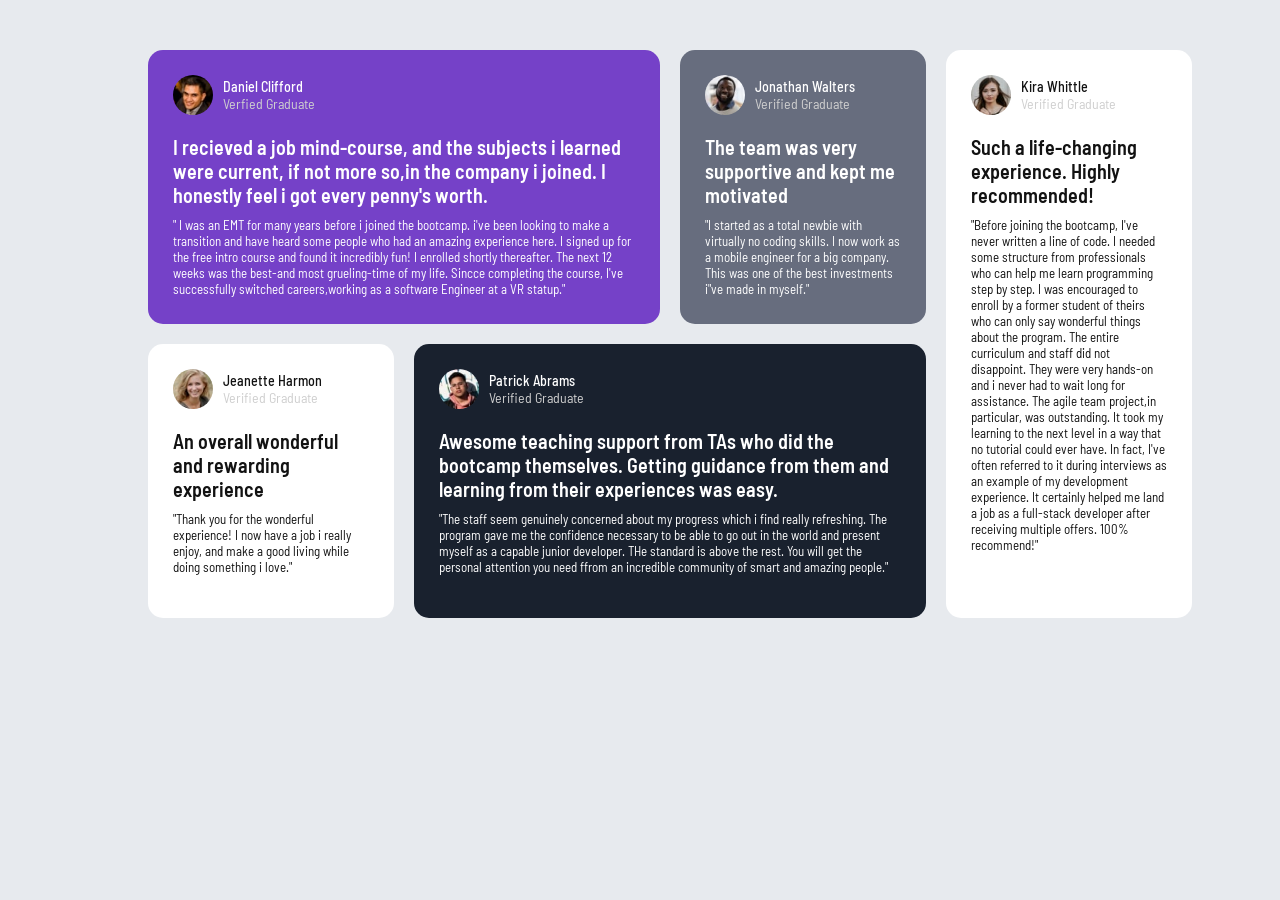
<file: index.html>
<!DOCTYPE html>
<html >
  <head lang="en">
    <meta charset="UTF-8">
  <meta name="viewport" content="width=device-width, initial-scale=1.0"> <!-- displays site properly based on user's device -->
  <title>Testimorials</title>
  <link rel="stylesheet" href="testimorial-style.css"> <!-- link to the CSS file -->
  <link rel="preconnect" href="https://fonts.googleapis.com">
<link rel="preconnect" href="https://fonts.gstatic.com" crossorigin>
<link href="https://fonts.googleapis.com/css2?family=Barlow+Semi+Condensed:ital,wght@0,100;0,200;0,300;0,400;0,500;0,600;0,700;0,800;0,900;1,100;1,200;1,300;1,400;1,500;1,600;1,700;1,800;1,900&family=Inter:ital,opsz,wght@0,14..32,100..900;1,14..32,100..900&family=Karla:ital,wght@0,200..800;1,200..800&family=Lexend+Deca:wght@100..900&family=Young+Serif&display=swap" rel="stylesheet">
</head>
<body>
  <div class="main-container">
    <div class="testimonial purple">
      <div class="profile-container">
        <div class="profile-photo">
          <img src="images/image-daniel.jpg">
        </div>
        <div class="profile-name">
          <h1>Daniel Clifford</h1>
          <p>Verfied Graduate</p>
        </div>
      </div>
      <div class="testimonial-detail">
        <h1>I recieved a job mind-course, and the subjects i learned were current, if not more so,in the company i joined. I honestly feel i got every penny's worth. </h1>
        <p>" I was an EMT for many years before i joined the bootcamp. i've been looking to make a transition and have heard some people who had an amazing experience here. I signed up for the free intro course and found it incredibly fun! I enrolled shortly thereafter. The next 12 weeks was the best-and most grueling-time of my life. Sincce completing the course, I've successfully switched careers,working as a software Engineer at a VR statup."</p>
      </div>
    </div>

    <div class="testimonial gray">
      <div class="profile-container">
        <div class="profile-photo">
          <img src="images/image-jonathan.jpg">
        </div>
        <div class="profile-name">
          <h1>Jonathan Walters</h1>
          <p>Verified Graduate</p>
        </div>
      </div>
      <div class="testimonial-detail">
        <h1>The team was very supportive and kept me motivated</h1>
        <p>"I started as a total newbie with virtually no coding skills. I now work as a mobile engineer for a big company. This was one of the best investments i"ve made in myself."</p>
      </div>
    </div>

    <div class="testimonial white">
      <div class="profile-container">
        <div class="profile-photo">
          <img src="images/image-jeanette.jpg">
        </div>
        <div class="profile-name">
          <h1>Jeanette Harmon</h1>
          <p>Verified Graduate</p>
        </div>
      </div>
      <div class="testimonial-detail">
        <h1>An overall wonderful and rewarding experience</h1>
        <p>"Thank you for the wonderful experience! I now have a job i really enjoy, and make a good living while doing something i love."</p>
      </div>
    </div>

    <div class="testimonial dark-blue">
      <div class="profile-container">
        <div class="profile-photo">
          <img src="images/image-patrick.jpg">
        </div>
        <div class="profile-name">
          <h1>Patrick Abrams</h1>
          <p>Verified Graduate</p>
        </div>
      </div>
      <div class="testimonial-detail">
        <h1>Awesome teaching support from TAs who did the bootcamp themselves. Getting guidance from them and learning from their experiences was easy.</h1>
        <p>"The staff seem genuinely concerned about my progress which i find really refreshing. The program gave me the confidence necessary to be able to go out in the world and present myself as a capable junior developer. THe standard is above the rest. You will get the personal attention you need ffrom an incredible community of smart and amazing people."</p>
      </div>
    </div>

    <div class="testimonial soft-white">
      <div class="profile-container">
        <div class="profile-photo">
          <img src="images/image-kira.jpg">
        </div>
        <div class="profile-name">
          <h1>Kira Whittle</h1>
          <p>Verified Graduate</p>
        </div>
      </div>
      <div class="testimonial-detail">
        <h1>Such a life-changing experience. Highly recommended!</h1>
        <p>"Before joining the bootcamp, I've never written a line of code. I needed some structure from professionals who can help me learn programming step by step. I was encouraged to enroll by a former student of theirs who can only say wonderful things about the program. The entire curriculum and staff did not disappoint. They were very hands-on and i never had to wait long for assistance. The agile team project,in particular,  was outstanding. It took my learning to the next level in a way that no tutorial could ever have. In fact, I've often referred to it during interviews as an example of my development experience. It certainly helped me land a job as a full-stack developer after receiving multiple offers. 100% recommend!"</p>
      </div>
    </div>
  </div>
</body>
</html>
</file>
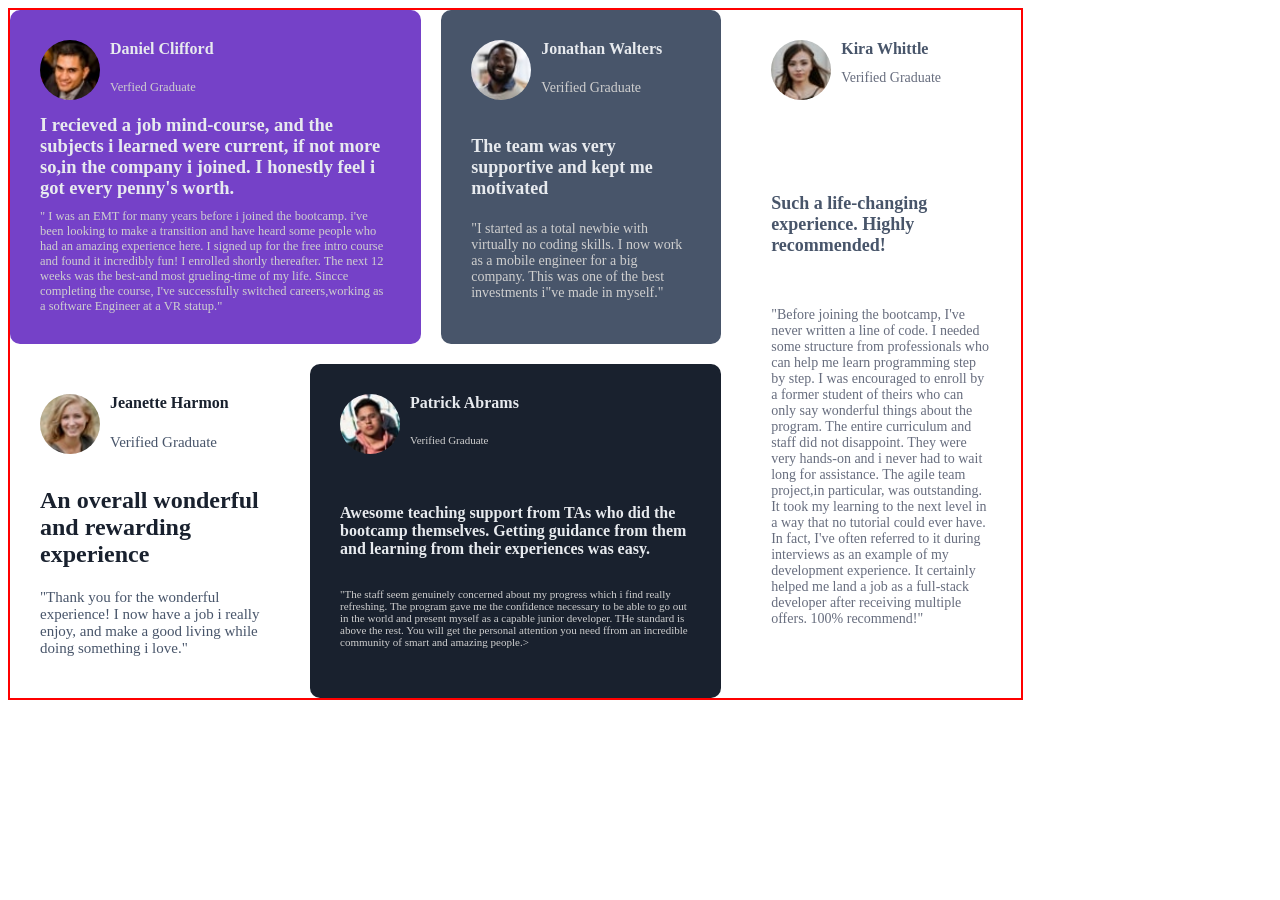
<file: test.html>
<!DOCTYPE html>
<html lang="en">
<head>
  <meta charset="UTF-8">
  <meta name="viewport" content="width=device-width, initial-scale=1.0"> <!-- displays site properly based on user's device -->
  <title>Testimorials</title>
  <link rel="stylesheet" href="test-style.css"> <!-- link to the CSS file -->
  <link rel="preconnect" href="https://fonts.googleapis.com">
<link rel="preconnect" href="https://fonts.gstatic.com" crossorigin>
<link href="https://fonts.googleapis.com/css2?family=Barlow+Semi+Condensed:ital,wght@0,100;0,200;0,300;0,400;0,500;0,600;0,700;0,800;0,900;1,100;1,200;1,300;1,400;1,500;1,600;1,700;1,800;1,900&family=Inter:ital,opsz,wght@0,14..32,100..900;1,14..32,100..900&family=Karla:ital,wght@0,200..800;1,200..800&family=Lexend+Deca:wght@100..900&family=Young+Serif&display=swap" rel="stylesheet">
</head>
<body>
  <div class="main-container">
    <div class="daniel">
      <div class="daniel-photo-detail">
        <div class="daniel-photo">
          <img src="images/image-daniel.jpg">
        </div>
        <div class="daniel-name">
          <h1>Daniel Clifford</h1>
          <p>Verfied Graduate</p>
        </div>
      </div>
      <div class="daniel-detail">
        <h1>I recieved a job mind-course, and the subjects i learned were current, if not more so,in the company i joined. I honestly feel i got every penny's worth. </h1>
        <p>" I was an EMT for many years before i joined the bootcamp. i've been looking to make a transition and have heard some people who had an amazing experience here. I signed up for the free intro course and found it incredibly fun! I enrolled shortly thereafter. The next 12 weeks was the best-and most grueling-time of my life. Sincce completing the course, I've successfully switched careers,working as a software Engineer at a VR statup."</p>
      </div>
    </div>

    <div class="jonathan">
      <div class="jonathan-photo-detail">
        <div class="jonathan-photo">
          <img src="images/image-jonathan.jpg">
        </div>
        <div class="jonathan-name">
          <h1>Jonathan Walters</h1>
          <p>Verified Graduate</p>
        </div>
      </div>
      <div class="jonathan-detail">
        <h1>The team was very supportive and kept me motivated</h1>
        <p>"I started as a total newbie with virtually no coding skills. I now work as a mobile engineer for a big company. This was one of the best investments i"ve made in myself."</p>
      </div>
    </div>

    <div class="jeanette">
      <div class="jeanette-photo-detail">
        <div class="jeanette-photo">
          <img src="images/image-jeanette.jpg">
        </div>
        <div class="jeanette-name">
          <h1>Jeanette Harmon</h1>
          <p>Verified Graduate</p>
        </div>
      </div>
      <div class="jeanette-detail">
        <h1>An overall wonderful and rewarding experience</h1>
        <p>"Thank you for the wonderful experience! I now have a job i really enjoy, and make a good living while doing something i love."</p>
      </div>
    </div>

    <div class="patrick">
      <div class="patrick-photo-detail">
        <div class="patrick-photo">
          <img src="images/image-patrick.jpg">
        </div>
        <div class="patrick-name">
          <h1>Patrick Abrams</h1>
          <p>Verified Graduate</p>
        </div>
      </div>
      <div class="patrick-detail">
        <h1>Awesome teaching support from TAs who did the bootcamp themselves. Getting guidance from them and learning from their experiences was easy.</h1>
        <p>"The staff seem genuinely concerned about my progress which i find really refreshing. The program gave me the confidence necessary to be able to go out in the world and present myself as a capable junior developer. THe standard is above the rest. You will get the personal attention you need ffrom an incredible community of smart and amazing people.></p>
      </div>
    </div>

    <div class="kira">
      <div class="kira-photo-detail">
        <div class="kira-photo">
          <img src="images/image-kira.jpg">
        </div>
        <div class="kira-name">
          <h1>Kira Whittle</h1>
          <p>Verified Graduate</p>
        </div>
      </div>
      <div class="kira-detail">
        <h1>Such a life-changing experience. Highly recommended!</h1>
        <p>"Before joining the bootcamp, I've never written a line of code. I needed some structure from professionals who can help me learn programming step by step. I was encouraged to enroll by a former student of theirs who can only say wonderful things about the program. The entire curriculum and staff did not disappoint. They were very hands-on and i never had to wait long for assistance. The agile team project,in particular,  was outstanding. It took my learning to the next level in a way that no tutorial could ever have. In fact, I've often referred to it during interviews as an example of my development experience. It certainly helped me land a job as a full-stack developer after receiving multiple offers. 100% recommend!"</p>
      </div>
    </div>
  </div>
</body>
</html>
</file>
<file: testimorial-style.css>
:root {
    --purple-50: hsl(260, 100%, 95%);
    --purple-300: hsl(264, 82%, 80%);
    --purple-500: hsl(263, 55%, 52%);
    --white: hsl(0, 0%, 100%);
    --grey-100: hsl(214, 17%, 92%);
    --grey-200: hsl(0, 0%, 81%);
    --grey-400: hsl(224, 10%, 45%);
    --grey-500: hsl(217, 19%, 35%);
    --dark-blue: hsl(219, 29%, 14%);
    --black: hsl(0, 0%, 7%);
}

*{
    box-sizing: border-box;
}
body{
    background-color: hsl(214, 17%, 92%);
    font-family: 'Barlow Semi Condensed';
    margin: 0;
}
.main-container{
    width: 100%;
    padding: 50px 20px; 
    display: grid;
    gap: 20px
}
.testimonial {
    display: flex;
    flex-direction: column;
    gap: 20px;
    border-radius: 15px;
    padding: 25px;
   
}
.profile-container {
    display: flex;
    align-items: center;
    gap: 10px;
}
.profile-photo {
    width: 40px;
    height: 40px;
    border-radius: 50%;
}
.profile-photo img {
    width: 100%;
    height: 100%;
    border-radius: 50%;
}
.profile-name {
    display: flex;
    flex-direction: column;
}
.profile-name h1 {
    font-size: 14px;
    font-weight: 500;
    margin: 0;
}
.profile-name p {
    font-size: 14px;
    color: hsl(0, 0%, 81%);
    margin: 0;
}
.testimonial-detail {
    display: flex;
    flex-direction: column;
    gap: 10px;
}
.testimonial-detail h1 {
    font-size: 20px;
    font-weight: 600;
    margin: 0;
}
.testimonial-detail p {
    font-size: 13px;
    font-weight: 400;
    margin: 0;
}
.purple {
    background-color: var(--purple-500);
    color: var(--white);
}
.gray{
    background-color: var(--grey-400);
    color: var(--white);
}
.white{
    background-color: var(--white);
    color: var(--black);
}
.dark-blue{
    background-color: var(--dark-blue);
    color: var(--white);
}
.soft-white{
    background-color: var(--white);
    color: var(--black);
}

@media (min-width: 768px) {
    body{
        display: flex;
        justify-content: center;
        align-items: center;
    }
    .main-container{
        display: grid;
        grid-template-columns: repeat(4, 25%);
        grid-template-rows: repeat(2, 50%);
        width: 80%;
        height: 70%;
    }
    .purple{
        grid-column: 1/3;
        grid-row: 1/2;
    }
    .gray{
        grid-column: 3/4;
        grid-row: 1/2;
    }
    .white{
        grid-column: 1/2;
        grid-row: 2/3;
    }
    .dark-blue{
        grid-column: 2/4;
        grid-row: 2/3;
    }
    .soft-white{
        grid-column: 4/5;
        grid-row: 1/3;
    }
}
</file>
<file: test-style.css>
.main-container{
    display: grid;
    grid-template-columns: repeat(4,1fr);
    grid-template-rows: repeat(2, 1fr);
    gap: 20px;
    width: 80%; 
    height: 60%;
    border: 2px solid red;
}
.daniel{
    grid-column: 1 / 3;
    grid-row: 1/2;
}
.jonathan{
    grid-column: 3/4;
    grid-row: 1/2;
}
.kira{
    grid-column: 4/5;
    grid-row: 1 / 3;
}
.jeanette{
    grid-column: 1/2;
    grid-row: 2/3;
}
.patrick{
    grid-column: 2 / 4;
    grid-row: 2/3;
}

.daniel{
    background-color: hsl(263, 55%, 52%);
    display: grid;
    grid-row-gap: 10px;
    padding: 30px;
    border-radius: 10px;
    color: hsl(214, 17%, 92%);
}
.daniel p{
    margin: 0;
    font-size: 12.5px;
    color: hsl(0, 0%, 81%);
}
.daniel h1{
    margin: 0;
    font-size: 16px;
    font-weight: 700;
}
.daniel-photo-detail{
    display: grid;
    grid-template-columns: 60px 150px;
    grid-template-rows: 60px ;
    grid-column-gap: 10px;
    height: 65px;
}
.daniel-photo img{
    width: 100%;
    height: 100%;
    border-radius: 30px;
}
.daniel-name{
    display: grid;
    grid-template-rows: 40px;
}
.daniel-detail{
    display: grid;
    grid-row-gap: 10px;
}
.daniel-detail h1{
    font-size: 18.5px;
    font-weight: 700;
    margin: 0;
}

.jonathan{
    background-color: hsl(217, 19%, 35%);
    display: grid;
    grid-row-gap: 10px;
    padding: 30px;
    border-radius: 10px;
    color: hsl(214, 17%, 92%);
}
.jonathan p{
    margin: 0;
    font-size: 14px;
    color: hsl(0, 0%, 81%);
}
.jonathan h1{
    margin: 0;
    font-size: 16px;
    font-weight: 700;
}
.jonathan-photo-detail{
    display: grid;
    grid-template-columns: 60px 150px;
    grid-template-rows: 60px ;
    grid-column-gap: 10px;
}
.jonathan-photo img{
    width: 100%;
    height: 100%;
    border-radius: 30px;
}
.jonathan-name{
    display: grid;
    grid-template-rows: 40px;
}
.jonathan-detail{
    display: grid;
    grid-row-gap: 10px;
}
.jonathan-detail h1{
    font-size: 18px;
    font-weight: 700;
    margin: 0;
}

.kira{
    background-color: hsl(0, 0%, 100%);
    display: grid;
    grid-row-gap: 10px;
    padding: 30px;
    border-radius: 10px;
    color: hsl(217, 19%, 35%);
}
.kira p{
    margin: 0;
    font-size: 14px;
    color: hsl(224, 10%, 45%);
}
.kira h1{
    margin: 0;
    font-size: 16px;
    font-weight: 700;
}
.kira-photo-detail{
    display: grid;
    grid-template-columns: 60px 150px;
    grid-template-rows: 60px ;
    grid-column-gap: 10px;
}
.kira-photo img{
    width: 100%;
    height: 100%;
    border-radius: 30px;
}
.kira-name{
    display: grid;
    grid-template-rows: 30px;
}
.kira-detail{
    display: grid;
    grid-row-gap: 10px;
}
.kira-detail h1{
    font-size: 18px;
    font-weight: 700;
    margin: 0;
}

.jeanette{
    background-color: hsl(0, 0%, 100%);
    display: grid;
    grid-row-gap: 10px;
    padding: 30px;
    border-radius: 10px;
    color: hsl(219, 29%, 14%);
}
.jeanette p{
    margin: 0;
    font-size: 15px;
    color: hsl(217, 19%, 35%);
}
.jeanette h1{
    margin: 0;
    font-size: 16px;
    font-weight: 700;
}
.jeanette-photo-detail{
    display: grid;
    grid-template-columns: 60px 150px;
    grid-template-rows: 60px ;
    grid-column-gap: 10px;
}
.jeanette-photo img{
    width: 100%;
    height: 100%;
    border-radius: 30px;
}
.jeanette-name{
    display: grid;
    grid-template-rows: 40px;
}
.jeanette-detail{
    display: grid;
    grid-row-gap: 10px;
}
.jeanette-detail h1{
    font-size: 24px;
    font-weight: 700;
    margin: 0;
}

.patrick{
    background-color: hsl(219, 29%, 14%);
    display: grid;
    grid-row-gap: 10px;
    padding: 30px;
    border-radius: 10px;
    color: hsl(214, 17%, 92%);
}
.patrick p{
    margin: 0;
    font-size: 11px;
    color: hsl(0, 0%, 81%);
}
.patrick h1{
    margin: 0;
    font-size: 16px;
    font-weight: 700;
}
.patrick-photo-detail{
    display: grid;
    grid-template-columns: 60px 150px;
    grid-template-rows: 60px ;
    grid-column-gap: 10px;
}
.patrick-photo img{
    width: 100%;
    height: 100%;
    border-radius: 30px;
}
.patrick-name{
    display: grid;
    grid-template-rows: 40px;
}
.patrick-detail{
    display: grid;
    grid-row-gap: 10px;
}
.patrick-detail h1{
    font-size: 16px;
    font-weight: 700;
    margin: 0;
}
</file>
